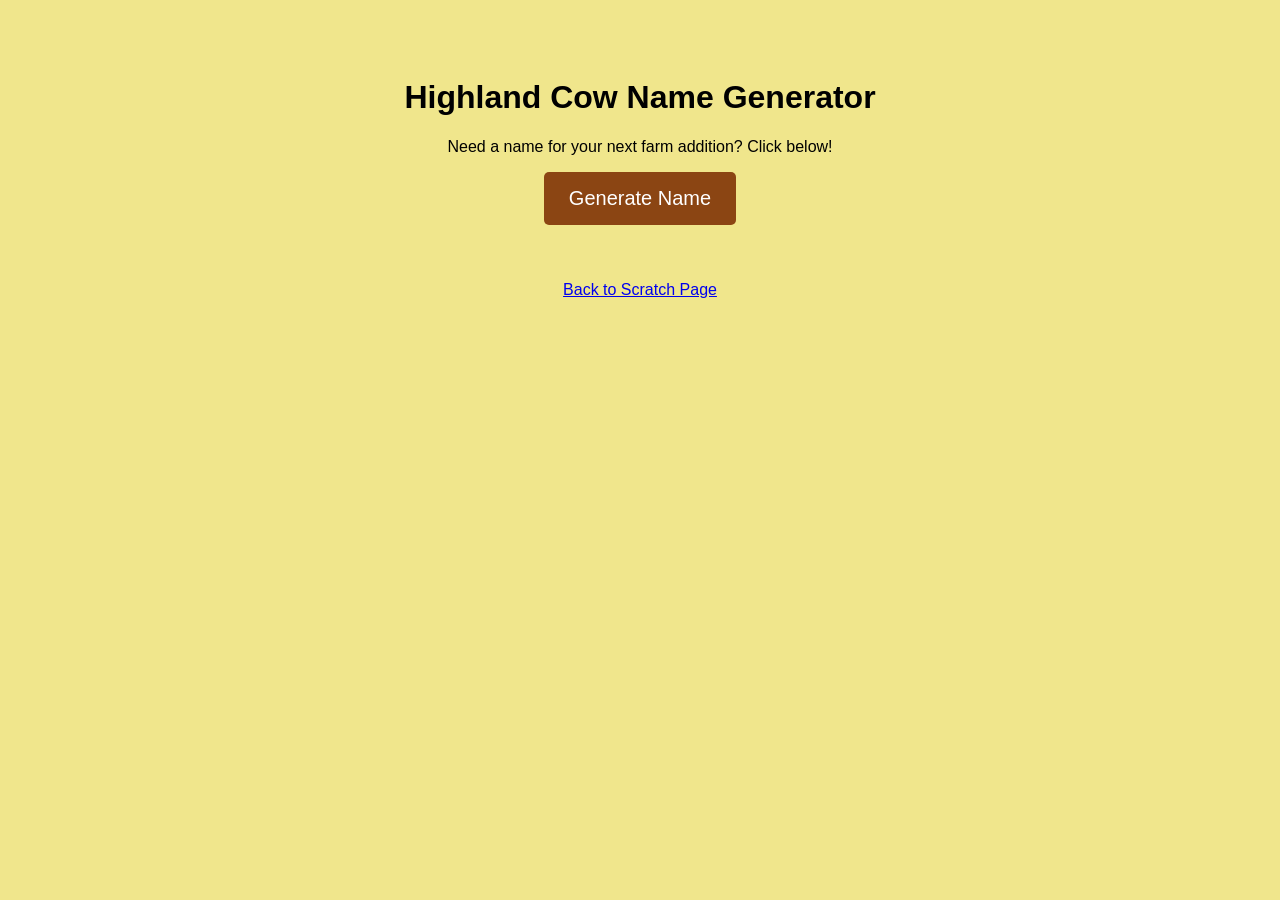
<file: app.html>
<!DOCTYPE html>
<html>
<head>
    <title>Highland Cow Name Generator</title>
    <style>
        body { text-align: center; padding: 50px; background-color: #f0e68c; font-family: sans-serif; }
        button { padding: 15px 25px; font-size: 20px; cursor: pointer; background-color: #8b4513; color: white; border: none; border-radius: 5px; }
        #result { margin-top: 20px; font-size: 24px; font-weight: bold; color: #5d2e0a; }
    </style>
</head>
<body>
    <h1>Highland Cow Name Generator</h1>
    <p>Need a name for your next farm addition? Click below!</p>
    <button onclick="generateName()">Generate Name</button>
    <div id="result"></div>

    <script>
        function generateName() {
            const names = ["Fergus", "Hamish", "Bonnie", "Lassie", "Morag", "Alastair", "Maisie", "Clyde"];
            const randomName = names[Math.floor(Math.random() * names.length)];
            document.getElementById('result').innerHTML = "Your cow's name is: " + randomName;
        }
    </script>
    <br><br>
    <a href="scratch.html">Back to Scratch Page</a>
</body>
</html>
</file>
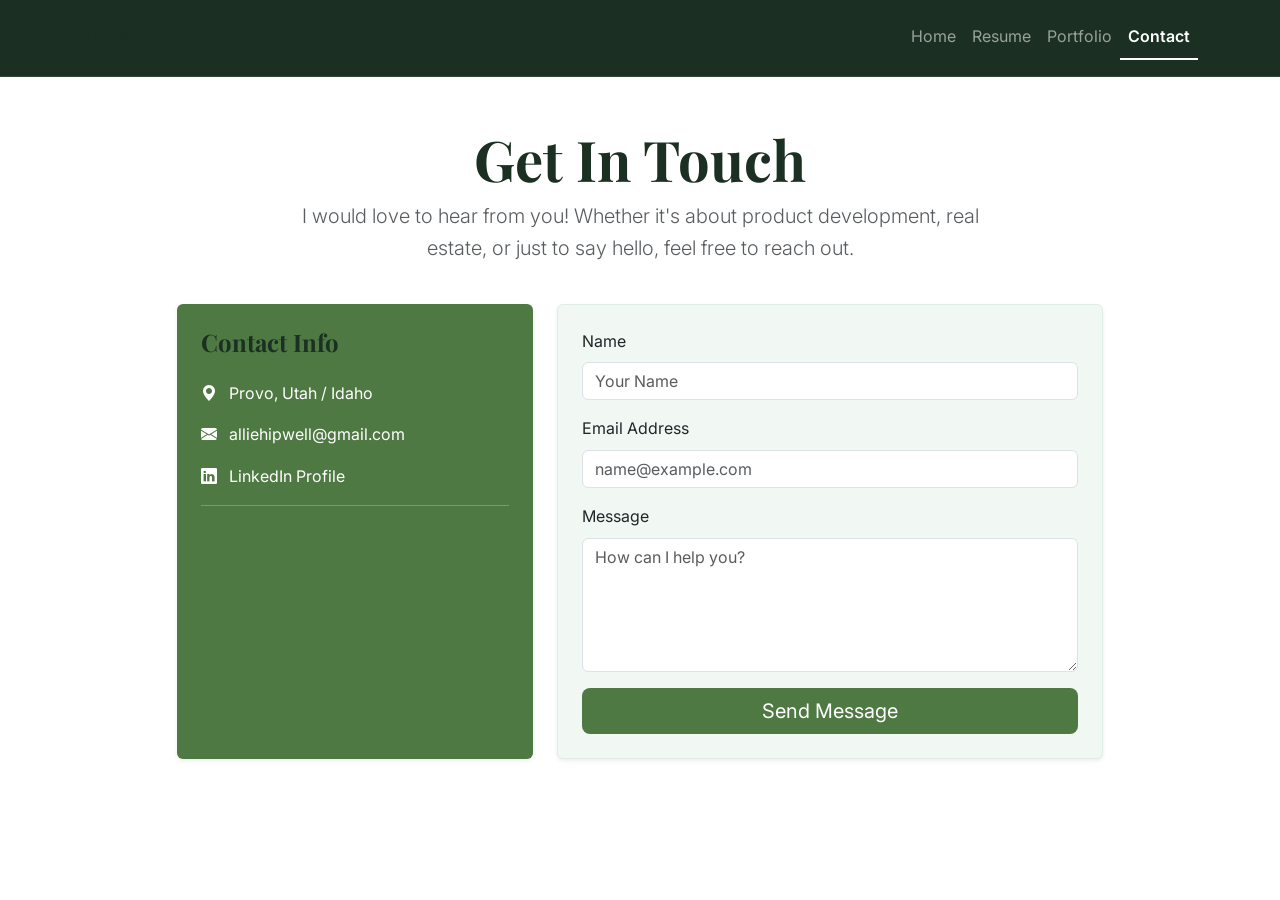
<file: contact.html>
<!DOCTYPE html>
<html lang="en">
<head>
    <meta charset="UTF-8">
    <meta name="viewport" content="width=device-width, initial-scale=1.0">
    <title>Allie Hipwell | Portfolio</title> <link href="https://cdn.jsdelivr.net/npm/bootstrap@5.3.0/dist/css/bootstrap.min.css" rel="stylesheet">
    
    <link rel="stylesheet" href="https://cdn.jsdelivr.net/npm/bootstrap-icons@1.11.1/font/bootstrap-icons.css">
    
    <link rel="preconnect" href="https://fonts.googleapis.com">
    <link rel="preconnect" href="https://fonts.gstatic.com" crossorigin>
    <link href="https://fonts.googleapis.com/css2?family=Inter:wght@300;400;600&family=Playfair+Display:ital,wght@0,400..900;1,400..900&display=swap" rel="stylesheet">

    <link rel="stylesheet" href="styles.css">
</head>
<body>
    <nav class="navbar navbar-expand-lg navbar-dark bg-dark">
        <div class="container">
            <a class="navbar-brand" href="index.html">My Professional Site</a>
            <button class="navbar-toggler" type="button" data-bs-toggle="collapse" data-bs-target="#navbarNav">
                <span class="navbar-toggler-icon"></span>
            </button>
            <div class="collapse navbar-collapse" id="navbarNav">
                <ul class="navbar-nav ms-auto">
                    <li class="nav-item"><a class="nav-link" href="index.html">Home</a></li>
                    <li class="nav-item"><a class="nav-link" href="resume.html">Resume</a></li>
                    <li class="nav-item"><a class="nav-link" href="portfolio.html">Portfolio</a></li>
                    <li class="nav-item"><a class="nav-link active" href="contact.html">Contact</a></li>
                </ul>
            </div>
        </div>
    </nav>

    <div class="container mt-5">
        <div class="row justify-content-center">
            <div class="col-md-8 text-center mb-4">
                <h1 class="display-4 fw-bold">Get In Touch</h1>
                <p class="lead text-muted">I would love to hear from you! Whether it's about product development, real estate, or just to say hello, feel free to reach out.</p>
            </div>
        </div>

        <div class="row justify-content-center">
            <div class="col-md-4 mb-4">
                <div class="p-4 bg-primary text-white rounded shadow-sm h-100">
                    <h4 class="mb-4">Contact Info</h4>
                    <p><i class="bi bi-geo-alt-fill me-2"></i> Provo, Utah / Idaho</p>
                    <p><i class="bi bi-envelope-fill me-2"></i> alliehipwell@gmail.com</p>
                    <p><i class="bi bi-linkedin me-2"></i> <a href="https://www.linkedin.com/in/allie-hipwell-598624403" class="text-white text-decoration-none" target="_blank">LinkedIn Profile</a></p>
                    <hr class="border-light">
                </div>
            </div>

            <div class="col-md-6 mb-4">
                <div class="p-4 bg-white border rounded shadow-sm">
                    <form>
                        <div class="mb-3">
                            <label for="name" class="form-label">Name</label>
                            <input type="text" class="form-control" id="name" placeholder="Your Name">
                        </div>
                        <div class="mb-3">
                            <label for="email" class="form-label">Email Address</label>
                            <input type="email" class="form-control" id="email" placeholder="name@example.com">
                        </div>
                        <div class="mb-3">
                            <label for="message" class="form-label">Message</label>
                            <textarea class="form-control" id="message" rows="5" placeholder="How can I help you?"></textarea>
                        </div>
                        <div class="d-grid">
                            <button type="submit" class="btn btn-primary btn-lg">Send Message</button>
                        </div>
                    </form>
                </div>
            </div>
        </div>
    </div>

    <script src="https://cdn.jsdelivr.net/npm/bootstrap@5.3.0/dist/js/bootstrap.bundle.min.js"></script>
</body>
</html>
</file>
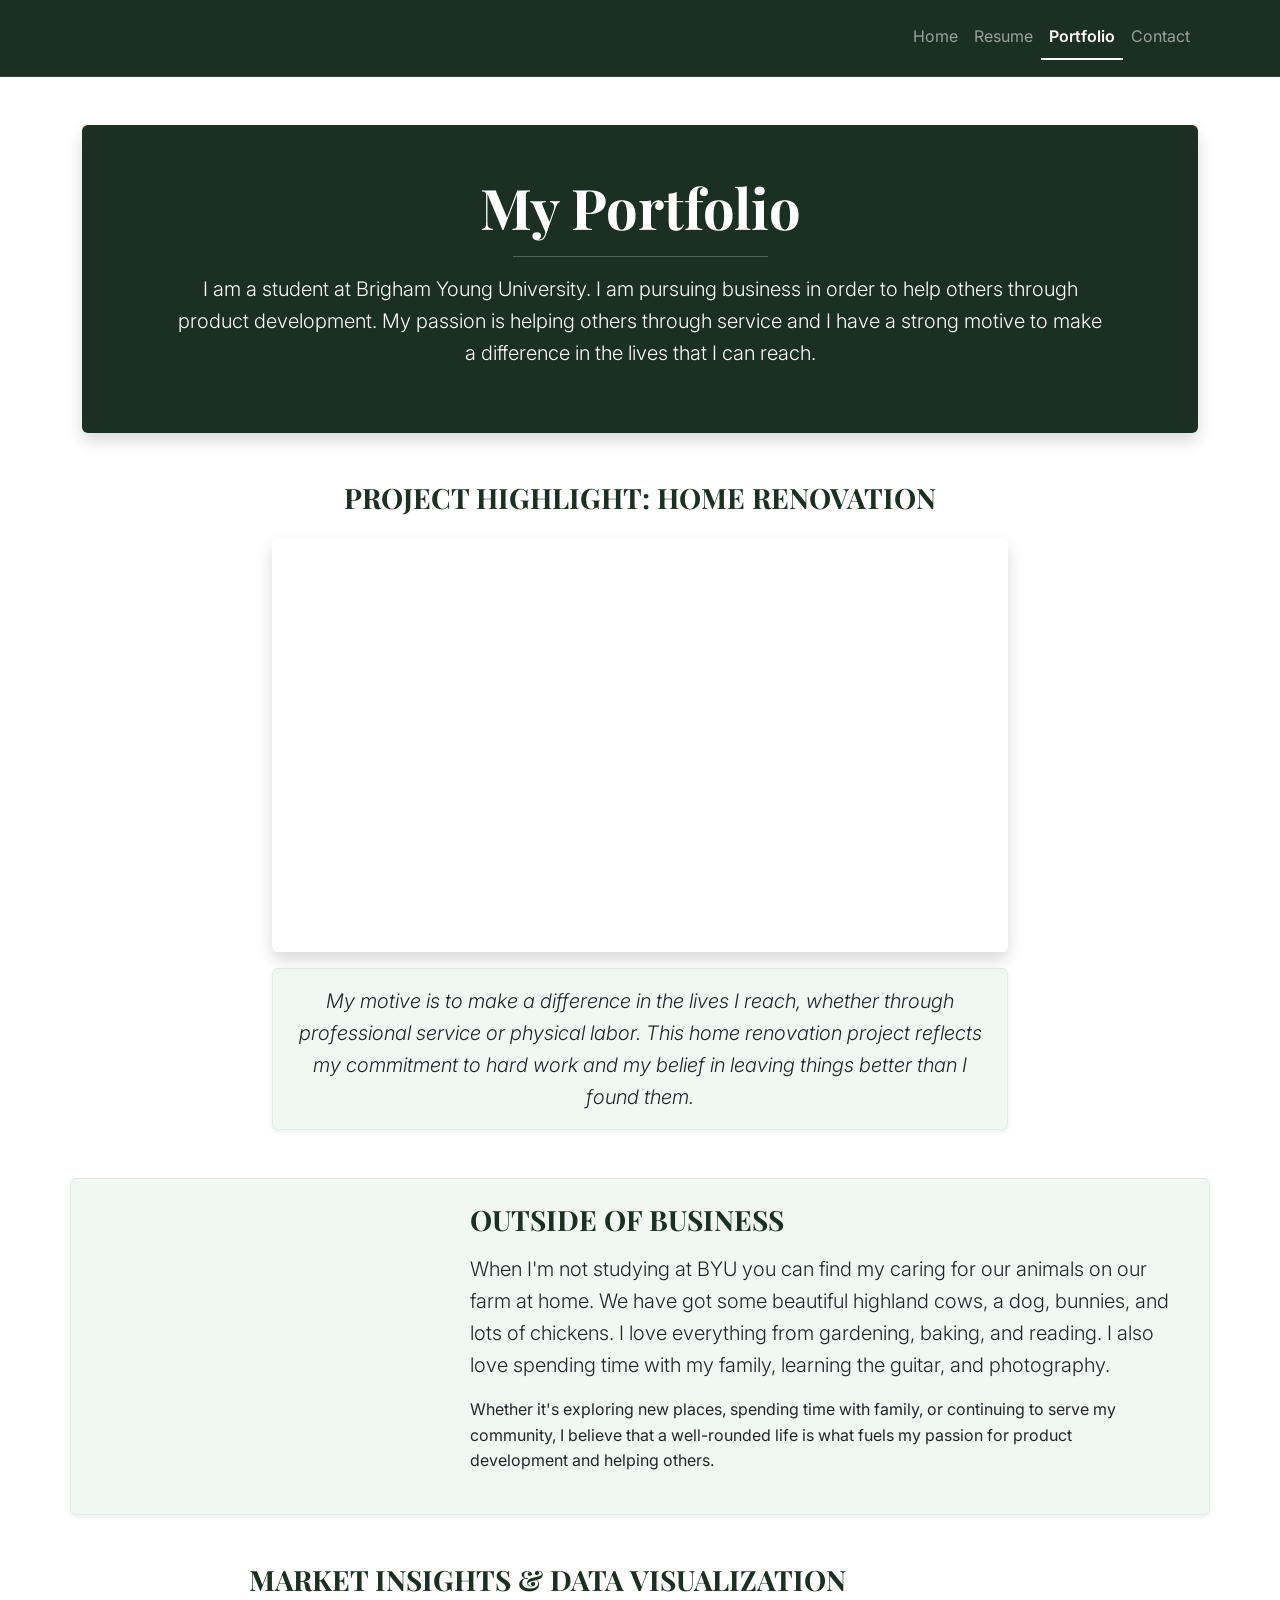
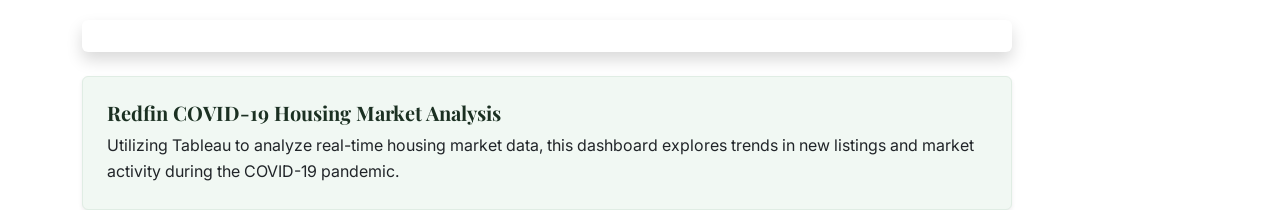
<file: portfolio.html>
<!DOCTYPE html>
<html lang="en">
<head>
    <meta charset="UTF-8">
    <meta name="viewport" content="width=device-width, initial-scale=1.0">
    <title>Allie Hipwell | Portfolio</title> <link href="https://cdn.jsdelivr.net/npm/bootstrap@5.3.0/dist/css/bootstrap.min.css" rel="stylesheet">
    
    <link rel="stylesheet" href="https://cdn.jsdelivr.net/npm/bootstrap-icons@1.11.1/font/bootstrap-icons.css">
    
    <link rel="preconnect" href="https://fonts.googleapis.com">
    <link rel="preconnect" href="https://fonts.gstatic.com" crossorigin>
    <link href="https://fonts.googleapis.com/css2?family=Inter:wght@300;400;600&family=Playfair+Display:ital,wght@0,400..900;1,400..900&display=swap" rel="stylesheet">

    <link rel="stylesheet" href="styles.css">
</head>
<body>

<nav class="navbar navbar-expand-lg navbar-dark bg-dark">
  <div class="container">
    <a class="navbar-brand" href="index.html">My Professional Site</a>
    <button class="navbar-toggler" type="button" data-bs-toggle="collapse" data-bs-target="#navbarNav">
      <span class="navbar-toggler-icon"></span>
    </button>
    <div class="collapse navbar-collapse" id="navbarNav">
      <ul class="navbar-nav ms-auto">
        <li class="nav-item"><a class="nav-link" href="index.html">Home</a></li>
        <li class="nav-item"><a class="nav-link" href="resume.html">Resume</a></li>
        <li class="nav-item"><a class="nav-link active" href="portfolio.html">Portfolio</a></li>
        <li class="nav-item"><a class="nav-link" href="contact.html">Contact</a></li>
      </ul>
    </div>
  </div>
</nav>

<div class="container mt-5">
    <div class="text-center p-5 bg-dark text-white rounded shadow mb-5">
        <h1 class="display-4 fw-bold">My Portfolio</h1>
        <hr class="w-25 mx-auto border-light">
        <p class="lead px-md-5">
            I am a student at Brigham Young University. I am pursuing business in order to help others through product development. My passion is helping others through service and I have a strong motive to make a difference in the lives that I can reach.
        </p>
    </div>

    <div class="row justify-content-center mb-5">
        <div class="col-md-10 col-lg-8">
            <h3 class="text-uppercase fw-bold text-center mb-4">Project Highlight: Home Renovation</h3>
            <div class="ratio ratio-16x9 shadow rounded overflow-hidden mb-3">
                <iframe src="https://www.youtube.com/embed/QDWvnNYnWk0?si=pJ6Mu8vTmIqkP2Kp" title="Home Renovation Project" allowfullscreen></iframe>
            </div>
            <div class="p-3 bg-light rounded border shadow-sm text-center">
                <p class="mb-0 lead">
                    <em>My motive is to make a difference in the lives I reach, whether through professional service or physical labor. This home renovation project reflects my commitment to hard work and my belief in leaving things better than I found them.</em>
                </p>
            </div>
        </div>
    </div>
    <div class="row align-items-center bg-white p-4 rounded shadow-sm border mb-5">
        <div class="col-md-4 text-center">
        </div>
        <div class="col-md-8">
            <h3 class="text-uppercase fw-bold mb-3">Outside of Business</h3>
            <p class="lead">
                When I'm not studying at BYU you can find my caring for our animals on our farm at home. We have got some beautiful highland cows, a dog, bunnies, and lots of chickens. I love everything from gardening, baking, and reading. I also love spending time with my family, learning the guitar, and photography.
            </p>
            <p>
                Whether it's exploring new places, spending time with family, or continuing to serve my community, I believe that a well-rounded life is what fuels my passion for product development and helping others.
            </p>
        </div>
    </div
    <div class="row justify-content-center mb-5">
        <div class="col-lg-10">
            <h3 class="text-uppercase fw-bold text-center mb-4">Market Insights & Data Visualization</h3>
            <div class="shadow rounded p-3 bg-white mb-4">
                <div class='tableauPlaceholder' id='viz1776227926397' style='position: relative'>
                    <noscript><a href='#'><img alt=' ' src='https:&#47;&#47;public.tableau.com&#47;static&#47;images&#47;Re&#47;RedfinCOVID-19HousingMarket&#47;NewListings&#47;1_rss.png' style='border: none' /></a></noscript>
                    <object class='tableauViz' style='display:none;'>
                        <param name='host_url' value='https%3A%2F%2Fpublic.tableau.com%2F' /> 
                        <param name='embed_code_version' value='3' /> 
                        <param name='site_root' value='' />
                        <param name='name' value='RedfinCOVID-19HousingMarket&#47;NewListings' />
                        <param name='tabs' value='yes' /><param name='toolbar' value='yes' />
                        <param name='static_image' value='https:&#47;&#47;public.tableau.com&#47;static&#47;images&#47;Re&#47;RedfinCOVID-19HousingMarket&#47;NewListings&#47;1.png' /> 
                        <param name='animate_transition' value='yes' /><param name='display_static_image' value='yes' />
                        <param name='display_spinner' value='yes' /><param name='display_overlay' value='yes' />
                        <param name='display_count' value='yes' /><param name='language' value='en-US' />
                    </object>
                </div>
                <script type='text/javascript'>
                    var divElement = document.getElementById('viz1776227926397');
                    var vizElement = divElement.getElementsByTagName('object')[0];
                    if ( divElement.offsetWidth > 800 ) { vizElement.style.width='100%';vizElement.style.height=(divElement.offsetWidth*0.75)+'px';} 
                    else if ( divElement.offsetWidth > 500 ) { vizElement.style.width='100%';vizElement.style.height=(divElement.offsetWidth*0.75)+'px';} 
                    else { vizElement.style.width='100%';vizElement.style.height='750px';}
                    var scriptElement = document.createElement('script');
                    scriptElement.src = 'https://public.tableau.com/javascripts/api/viz_v1.js';
                    vizElement.parentNode.insertBefore(scriptElement, vizElement);
                </script>
            </div>
            <div class="p-4 bg-light rounded border shadow-sm">
                <h5>Redfin COVID-19 Housing Market Analysis</h5>
                <p class="mb-0">
                    Utilizing Tableau to analyze real-time housing market data, this dashboard explores trends in new listings and market activity during the COVID-19 pandemic.
                </p>
            </div>
        </div>
    </div>
</div>

<script src="https://cdn.jsdelivr.net/npm/bootstrap@5.3.0/dist/js/bootstrap.bundle.min.js"></script>

</body>
</html>
</file>
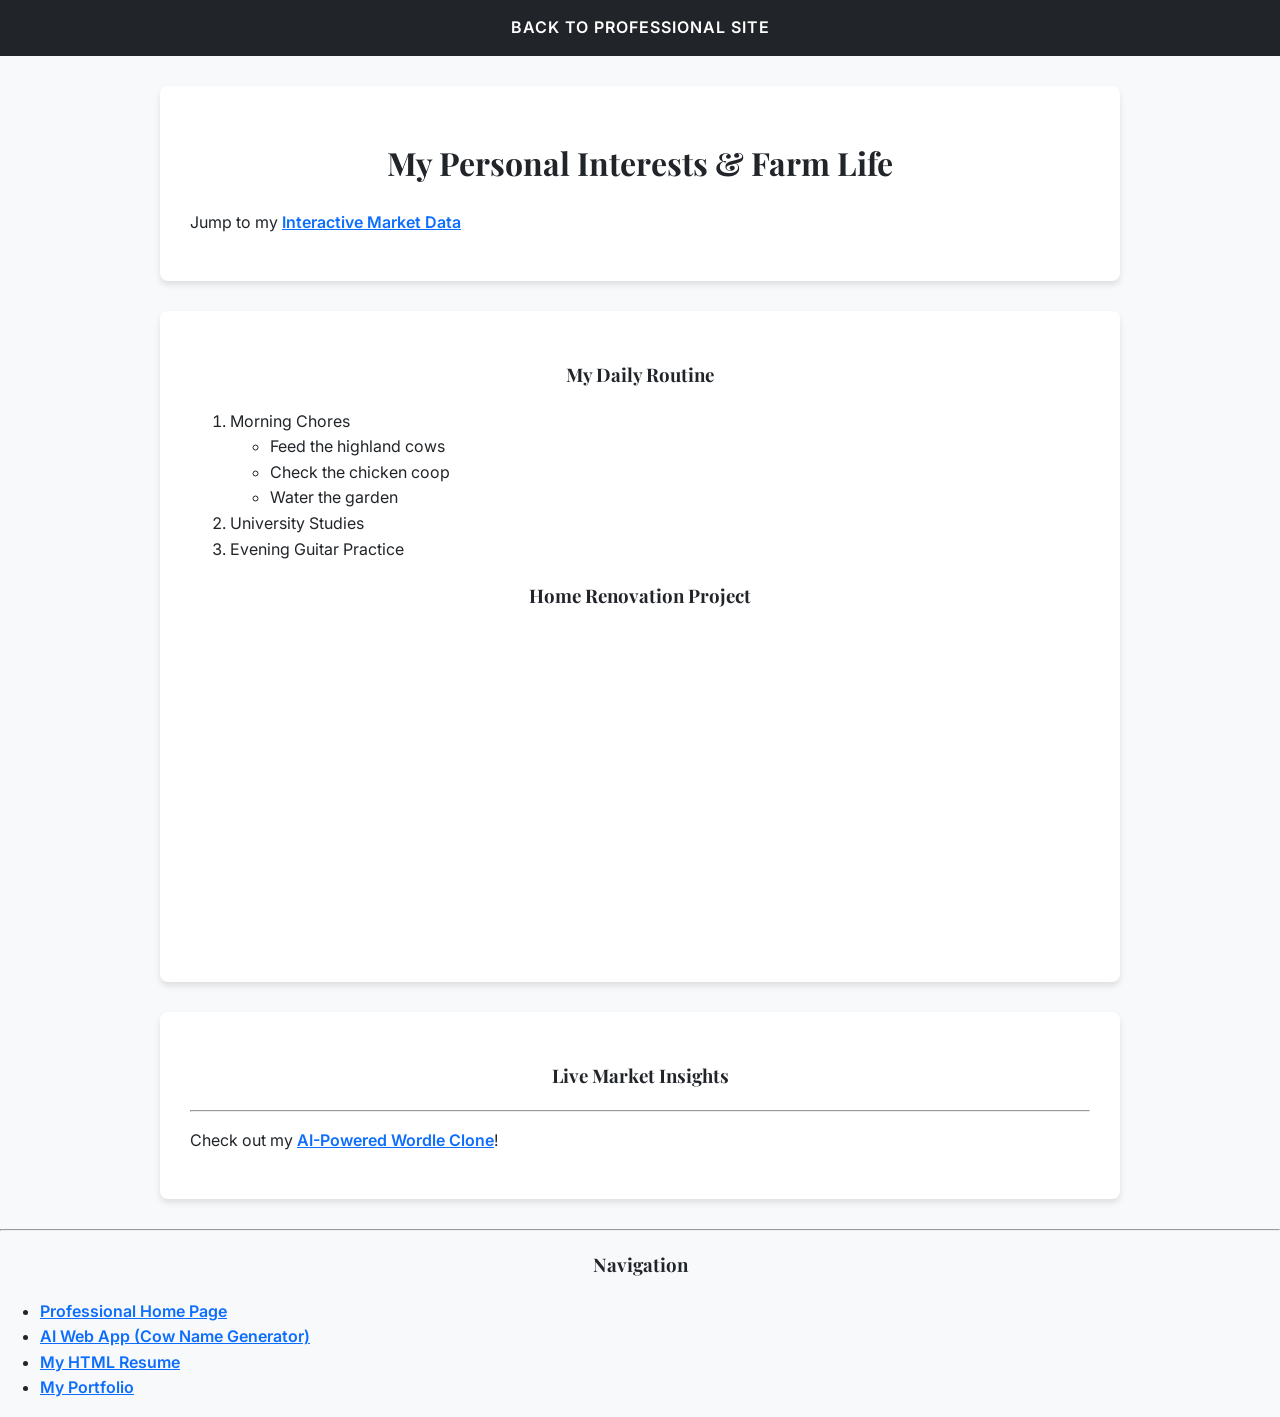
<file: scratch.html>
<!DOCTYPE html>
<html lang="en">
<head>
    <meta charset="UTF-8">
    <title>Allie Hipwell | Scratch Page</title>
    <link rel="stylesheet" href="scratch-styles.css">
    <link rel="preconnect" href="https://fonts.googleapis.com">
<link rel="preconnect" href="https://fonts.gstatic.com" crossorigin>
<link href="https://fonts.googleapis.com/css2?family=Inter:wght@300;400;600&family=Playfair+Display:ital,wght@0,400..900;1,400..900&display=swap" rel="stylesheet">
</head>
<body>

    <nav>
        <a href="index.html">Back to Professional Site</a>
    </nav>

    <div id="top-section">
        <h1>My Personal Interests & Farm Life</h1>
        
        <p>Jump to my <a href="#tableau-section">Interactive Market Data</a></p>
    </div>

    <div id="content-section">
        <h3>My Daily Routine</h3>
        <ol>
            <li>Morning Chores
                <ul>
                    <li>Feed the highland cows</li>
                    <li>Check the chicken coop</li>
                    <li>Water the garden</li>
                </ul>
            </li>
            <li>University Studies</li>
            <li>Evening Guitar Practice</li>
        </ol>

        <h3>Home Renovation Project</h3>
        <iframe width="560" height="315" src="https://www.youtube.com/embed/QDWvnNYnWk0" title="YouTube video player" frameborder="0" allowfullscreen></iframe>
    </div>

    <div id="tableau-section">
        <h3>Live Market Insights</h3>
        
        <div class='tableauPlaceholder' id='viz1712815152' style='position: relative'>
            <noscript><a href='#'><img alt='Housing Market' src='https://public.tableau.com/static/images/Re/RedfinCOVID-19HousingMarket/NewListings/1_rss.png' style='border: none' /></a></noscript>
            <object class='tableauViz' style='display:none;'>
                <param name='host_url' value='https%3A%2F%2Fpublic.tableau.com%2F' /> 
                <param name='name' value='RedfinCOVID-19HousingMarket/NewListings' />
                <param name='tabs' value='yes' />
                <param name='toolbar' value='yes' />
            </object>
        </div>
        <script type='text/javascript'>
            var divElement = document.getElementById('viz1712815152');
            var vizElement = divElement.getElementsByTagName('object')[0];
            vizElement.style.width='100%';vizElement.style.height='600px';
            var scriptElement = document.createElement('script');
            scriptElement.src = 'https://public.tableau.com/javascripts/api/viz_v1.js';
            vizElement.parentNode.insertBefore(scriptElement, vizElement);
        </script>

        <hr>
        <p>Check out my <a href="app.html">AI-Powered Wordle Clone</a>!</p>
    </div>
<hr>
<h3>Navigation</h3>
<ul>
    <li><a href="index.html">Professional Home Page</a></li>
    <li><a href="app.html">AI Web App (Cow Name Generator)</a></li>
    <li><a href="resume.html">My HTML Resume</a></li>
    <li><a href="portfolio.html">My Portfolio</a></li>
</ul>
</body>
</html>
</file>
<file: styles.css>
/* ALLIE'S UNIFORM GREEN DESIGN SYSTEM - FINAL VERSION */

:root {
    --green-forest: #1b3022; 
    --green-moss: #4f7942;   
    --green-mint: #f1f8f3;   
    
    --font-heading: 'Playfair Display', serif;
    --font-body: 'Inter', sans-serif;
}

/* --- 1. UNIFORM HEADERS --- */
h1, h2, h3, h4, h5, h6, 
.navbar-brand, 
.display-4, .display-3,
.display-1 {
    font-family: var(--font-heading) !important;
    font-weight: 700 !important;
    color: var(--green-forest);
}

/* Force hero section text to be white */
.text-white h1, .text-white p, .text-white .lead {
    color: #ffffff !important;
}

/* --- 2. UNIFORM BODY TEXT --- */
html, body, p, li, a, span, label, input, textarea, .lead, .nav-link, .badge {
    font-family: var(--font-body) !important;
    line-height: 1.6;
}

/* --- 3. COLORS & LAYOUT --- */

/* Navbar & Dark Sections */
.bg-dark, .navbar-dark {
    background-color: var(--green-forest) !important;
}

.navbar {
    padding: 1rem 0;
    backdrop-filter: blur(10px);
    border-bottom: 1px solid rgba(255,255,255,0.1);
}

/* Contact Info Box & Buttons */
.bg-primary, .btn-primary {
    background-color: var(--green-moss) !important;
    border: none !important;
}

/* Custom outlined button for the Hero section */
.btn-outline-light {
    border: 2px solid #ffffff !important;
    color: #ffffff !important;
    font-family: var(--font-body);
}

.btn-outline-light:hover {
    background-color: #ffffff !important;
    color: var(--green-forest) !important;
}

.bg-primary a, .bg-primary p, .bg-primary i {
    color: #ffffff !important;
}

/* Soft Mint Sections */
.bg-light, .bg-white.p-4.rounded.shadow-sm, .card, .rounded-4 {
    background-color: var(--green-mint) !important;
    border: 1px solid #e0ede4 !important;
}

/* Accents & Icons */
.text-primary, i[class^="bi-"] {
    color: var(--green-moss) !important;
}

/* --- 4. ANIMATIONS & INTERACTION --- */

/* Button Hover Effects */
.btn {
    transition: all 0.3s cubic-bezier(.25,.8,.25,1) !important;
}
.btn:hover {
    transform: translateY(-3px);
    box-shadow: 0 10px 20px rgba(0,0,0,0.1) !important;
}

/* Fact Card Hover Effects */
.rounded-4 {
    transition: all 0.3s ease;
}
.rounded-4:hover {
    transform: scale(1.05);
    background-color: #ffffff !important;
    border-color: var(--green-moss) !important;
    box-shadow: 0 15px 30px rgba(0,0,0,0.05);
}

/* Navbar active state */
.navbar-dark .navbar-nav .nav-link.active {
    font-weight: 600;
    border-bottom: 2px solid #fff;
}
</file>
<file: scratch-styles.css>
/* Overall Page Style */
body {
    background-color: #f8f9fa; /* The light gray 'Bootstrap' background */
    font-family: 'Inter', sans-serif; /* Clean professional body font */
    color: #212529; /* Standard Bootstrap dark text */
    line-height: 1.6;
    padding: 0;
    margin: 0;
}

/* Matching your Dark Navbar */
nav {
    background-color: #212529;
    padding: 15px;
    text-align: center;
}

nav a {
    color: white;
    text-decoration: none;
    font-weight: 600;
    text-transform: uppercase;
    letter-spacing: 1px;
}

/* Matching your Hero Titles */
h1, h2, h3 {
    font-family: 'Playfair Display', serif; /* The fancy font from your portfolio */
    color: #212529;
    font-weight: 700;
    text-align: center;
}

/* Styling the Containers (The 3 Divs) */
#top-section, #content-section, #tableau-section {
    max-width: 900px;
    margin: 30px auto;
    padding: 30px;
    background-color: white;
    border-radius: 8px;
    box-shadow: 0 4px 6px rgba(0,0,0,0.1); /* Subtle professional shadow */
}

/* Styling the links to match Bootstrap primary blue */
a {
    color: #0d6efd;
    font-weight: 600;
}
</file>
